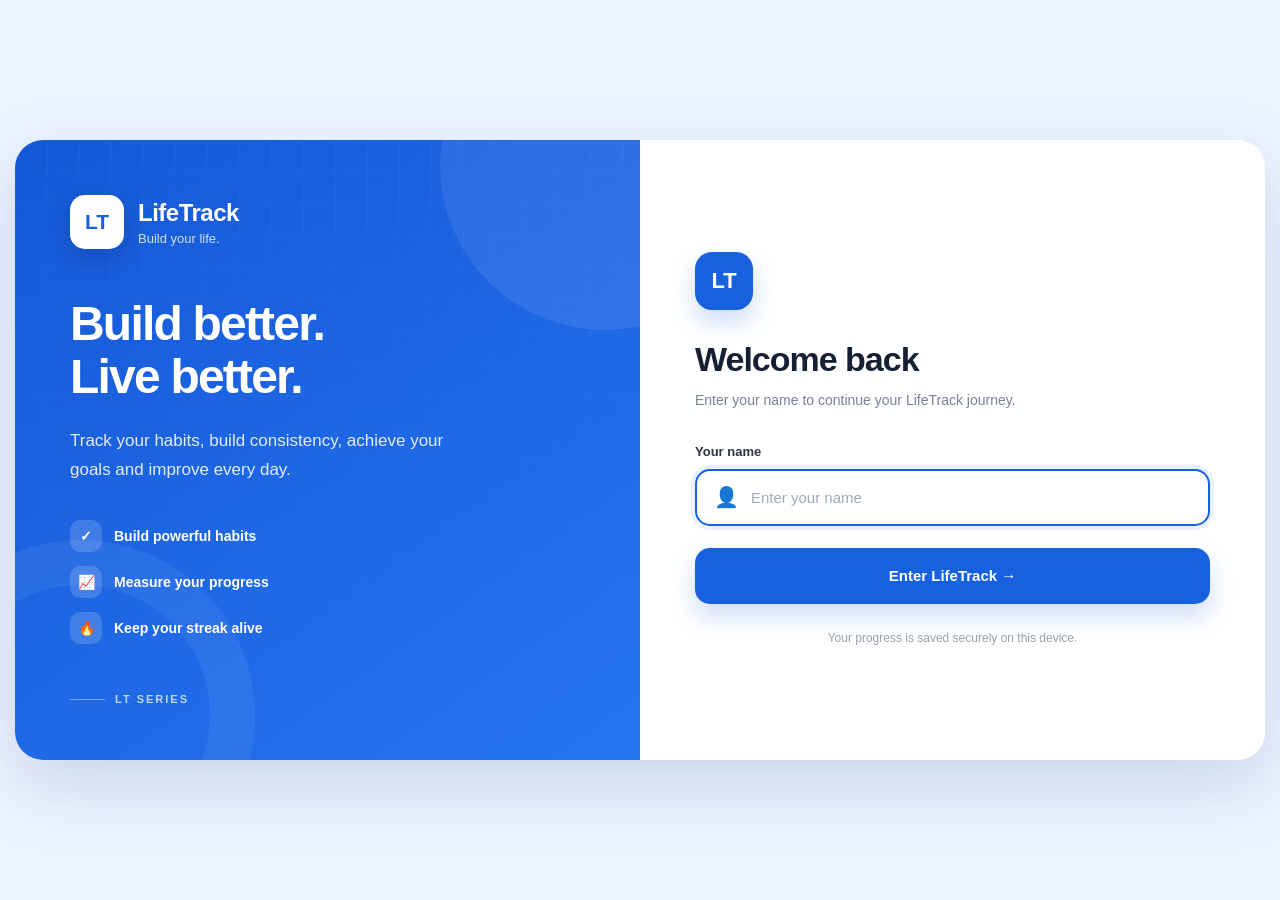
<file: index.html>
<!DOCTYPE html>
<html lang="en">

<head>

    <meta charset="UTF-8">

    <meta
        name="viewport"
        content="width=device-width, initial-scale=1.0"
    >

    <title>LifeTrack | Login</title>

    <style>

        @keyframes backgroundShift {
            0% { background-position: 0% 50%; }
            100% { background-position: 100% 50%; }
        }

        @keyframes drift {
            0% { transform: translate3d(0, 0, 0) rotate(0deg); }
            50% { transform: translate3d(12px, -10px, 0) rotate(2deg); }
            100% { transform: translate3d(0, 0, 0) rotate(0deg); }
        }

        @keyframes float {
            0%, 100% { transform: translateY(0px); }
            50% { transform: translateY(-8px); }
        }

        @keyframes pulseGlow {
            0%, 100% { box-shadow: 0 0 0 rgba(255,255,255,0.0); }
            50% { box-shadow: 0 0 22px rgba(255,255,255,0.16); }
        }

        * {
            margin: 0;
            padding: 0;
            box-sizing: border-box;
        }


        body {

            min-height: 100vh;

            font-family:
                Arial,
                Helvetica,
                sans-serif;

            background:
                #eef4ff;

            display: flex;

            align-items: center;

            justify-content: center;

            padding: 15px;

            color:
                #172033;

        }


        /* =========================
           MAIN LOGIN BOX
        ========================== */

        .login-container {

            width: 100%;

            max-width: auto;

            min-height: 620px;

            display: grid;

            grid-template-columns:
                1fr 1fr;

            overflow: hidden;

            background:
                white;

            border-radius:
                28px;

            box-shadow:
                0 25px 70px
                rgba(
                    30,
                    70,
                    140,
                    0.18
                );

        }


        /* =========================
           LEFT BLUE PRESENTATION
        ========================== */

        .presentation {

            position: relative;

            overflow: hidden;

            padding:
                55px;

            color:
                white;

            background:
                linear-gradient(
                    145deg,
                    #1558d6,
                    #2877f5,
                    #2f7dff
                );
            background-size: 220% 220%;
            animation: backgroundShift 14s ease-in-out infinite alternate;

            display: flex;

            flex-direction:
                column;

            justify-content:
                space-between;

        }

        .presentation .graphic-grid {
            position: absolute;
            inset: 0;
            pointer-events: none;
            background-image:
                linear-gradient(rgba(255,255,255,0.10) 1px, transparent 1px),
                linear-gradient(90deg, rgba(255,255,255,0.10) 1px, transparent 1px);
            background-size: 32px 32px;
            mask-image: linear-gradient(to bottom, rgba(0,0,0,0.9), transparent 90%);
            opacity: 0.35;
            animation: drift 8s ease-in-out infinite;
        }


        /* Background circles */

        .presentation::before {

            content: "";

            position: absolute;

            width: 330px;

            height: 330px;

            border-radius:
                50%;

            background:
                rgba(
                    255,
                    255,
                    255,
                    0.08
                );

            top:
                -140px;

            right:
                -130px;

            animation: float 7s ease-in-out infinite, pulseGlow 6s ease-in-out infinite;

        }


        .presentation::after {

            content: "";

            position: absolute;

            width: 260px;

            height: 260px;

            border-radius:
                50%;

            border:
                45px solid
                rgba(
                    255,
                    255,
                    255,
                    0.06
                );

            bottom:
                -130px;

            left:
                -110px;

            animation: drift 9s ease-in-out infinite reverse;

        }


        /* =========================
           LT LOGO
        ========================== */

        .brand {

            position: relative;

            z-index: 2;

            display: flex;

            align-items: center;

            gap: 14px;

        }


        .logo-box {

            width: 54px;

            height: 54px;

            border-radius:
                15px;

            background:
                white;

            color:
                #1761df;

            display: flex;

            align-items: center;

            justify-content: center;

            font-size:
                21px;

            font-weight:
                900;

            box-shadow:
                0 10px 25px
                rgba(
                    0,
                    0,
                    0,
                    0.15
                );

            animation: float 4s ease-in-out infinite;

        }


        .brand-text h2 {

            font-size:
                24px;

            letter-spacing:
                -0.5px;

        }


        .brand-text p {

            margin-top:
                4px;

            font-size:
                13px;

            opacity:
                0.8;

        }


        /* =========================
           PRESENTATION CONTENT
        ========================== */

        .presentation-content {

            position: relative;

            z-index: 2;

            max-width:
                390px;

        }


        .presentation-content h1 {

            font-size:
                48px;

            line-height:
                1.1;

            letter-spacing:
                -1.8px;

            margin-bottom:
                22px;

        }


        .presentation-content p {

            font-size:
                17px;

            line-height:
                1.75;

            opacity:
                0.88;

        }


        .feature-list {

            margin-top:
                35px;

            display: grid;

            gap: 14px;

        }


        .feature {

            display: flex;

            align-items: center;

            gap: 12px;

            font-size:
                14px;

            font-weight:
                600;

        }


        .feature-icon {

            width: 32px;

            height: 32px;

            border-radius:
                10px;

            background:
                rgba(
                    255,
                    255,
                    255,
                    0.16
                );

            display: flex;

            align-items: center;

            justify-content: center;

            animation: pulseGlow 3s ease-in-out infinite;

        }


        /* =========================
           LT SERIES
        ========================== */

        .lt-series {

            position: relative;

            z-index: 2;

            display: flex;

            align-items: center;

            gap: 10px;

            font-size:
                11px;

            font-weight:
                800;

            letter-spacing:
                2px;

            opacity:
                0.72;

        }


        .lt-line {

            width: 35px;

            height: 1px;

            background:
                rgba(
                    255,
                    255,
                    255,
                    0.55
                );

        }


        /* =========================
           RIGHT WHITE LOGIN
        ========================== */

        .login-panel {

            padding:
                55px;

            background:
                #ffffff;

            display: flex;

            flex-direction:
                column;

            justify-content:
                center;

        }


        /* Blue LT logo only */

        .login-logo {

            width: 58px;

            height: 58px;

            border-radius:
                17px;

            background:
                #1761df;

            color:
                white;

            display: flex;

            align-items: center;

            justify-content: center;

            font-size:
                22px;

            font-weight:
                900;

            margin-bottom:
                30px;

            box-shadow:
                0 12px 25px
                rgba(
                    23,
                    97,
                    223,
                    0.22
                );

            animation: float 4.5s ease-in-out infinite;

        }


        .login-panel h2 {

            font-size:
                34px;

            letter-spacing:
                -1px;

            margin-bottom:
                10px;

        }


        .login-panel > p {

            color:
                #788296;

            line-height:
                1.6;

            font-size:
                14px;

            margin-bottom:
                32px;

        }


        /* =========================
           USER INPUT
        ========================== */

        .input-label {

            display: block;

            font-size:
                13px;

            font-weight:
                750;

            margin-bottom:
                10px;

            color:
                #2a3447;

        }


        .input-box {

            width: 100%;

            height: 57px;

            display: flex;

            align-items: center;

            gap: 12px;

            padding:
                0 17px;

            border:
                2px solid
                #e2e7f0;

            border-radius:
                15px;

            background:
                #f8faff;

            transition:
                0.25s;

        }


        .input-box:focus-within {

            border-color:
                #1761df;

            background:
                white;

            box-shadow:
                0 0 0 4px
                rgba(
                    23,
                    97,
                    223,
                    0.09
                );

        }


        /* Emoji only here */

        .user-emoji {

            font-size:
                20px;

        }


        #username {

            width: 100%;

            border:
                none;

            outline:
                none;

            background:
                transparent;

            color:
                #1b2435;

            font-size:
                15px;

        }


        #username::placeholder {

            color:
                #a2aab8;

        }


        /* =========================
           LOGIN BUTTON
        ========================== */

        #loginButton {

            width: 100%;

            height: 56px;

            border:
                none;

            border-radius:
                15px;

            margin-top:
                22px;

            background:
                #1761df;

            color:
                white;

            font-size:
                15px;

            font-weight:
                800;

            cursor:
                pointer;

            transition:
                0.25s;

            box-shadow:
                0 12px 24px
                rgba(
                    23,
                    97,
                    223,
                    0.22
                );

        }


        #loginButton:hover {

            transform:
                translateY(-2px);

            background:
                #0f51c8;

        }


        #loginButton:active {

            transform:
                scale(0.98);

        }


        .login-note {

            margin-top:
                25px;

            text-align:
                center;

            color:
                #98a1b0;

            font-size:
                12px;

            line-height:
                1.6;

        }


        /* =========================
           MOBILE
        ========================== */

        @media (
            max-width: 800px
        ) {

            body {

                padding:
                    15px;

                align-items:
                    flex-start;

            }


            .login-container {

                grid-template-columns:
                    1fr;

                min-height:
                    auto;

            }


            .presentation {

                min-height:
                    430px;

                padding:
                    35px;

            }


            .presentation-content h1 {

                font-size:
                    38px;

            }


            .login-panel {

                padding:
                    40px 28px;

            }

        }


        @media (
            max-width: 450px
        ) {

            .presentation {

                min-height:
                    390px;

                padding:
                    27px;

            }


            .presentation-content h1 {

                font-size:
                    32px;

            }


            .feature-list {

                gap:
                    10px;

            }


            .login-panel {

                padding:
                    35px 22px;

            }


            .login-panel h2 {

                font-size:
                    29px;

            }

        }

    </style>

</head>


<body>


<div class="login-container">


    <!-- =========================
         LEFT BLUE SIDE
    ========================== -->

    <section class="presentation">

        <div class="graphic-grid"></div>

        <div class="brand">


            <div class="logo-box">

                LT

            </div>


            <div class="brand-text">

                <h2>
                    LifeTrack
                </h2>

                <p>
                    Build your life.
                </p>

            </div>


        </div>



        <div class="presentation-content">


            <h1>

                Build better.<br>

                Live better.

            </h1>


            <p>

                Track your habits, build consistency,
                achieve your goals and improve every day.

            </p>


            <div class="feature-list">


                <div class="feature">

                    <div class="feature-icon">

                        ✓

                    </div>

                    Build powerful habits

                </div>


                <div class="feature">

                    <div class="feature-icon">

                        📈

                    </div>

                    Measure your progress

                </div>


                <div class="feature">

                    <div class="feature-icon">

                        🔥

                    </div>

                    Keep your streak alive

                </div>


            </div>


        </div>



        <div class="lt-series">


            <span class="lt-line"></span>

            LT SERIES

        </div>


    </section>



    <!-- =========================
         RIGHT WHITE LOGIN
    ========================== -->

    <section class="login-panel">


        <!-- Blue LT logo -->

        <div class="login-logo">

            LT

        </div>


        <h2>

            Welcome back

        </h2>


        <p>

            Enter your name to continue
            your LifeTrack journey.

        </p>



        <label
            class="input-label"
            for="username"
        >

            Your name

        </label>



        <div class="input-box">


            <!-- Emoji only in name section -->

            <span class="user-emoji">

                👤

            </span>


            <input

                id="username"

                type="text"

                placeholder="Enter your name"

                autocomplete="name"

                maxlength="25"

            >


        </div>



        <button id="loginButton">

            Enter LifeTrack →

        </button>



        <div class="login-note">

            Your progress is saved
            securely on this device.

        </div>


    </section>


</div>



<script>

"use strict";


const usernameInput =

    document.getElementById(
        "username"
    );


const loginButton =

    document.getElementById(
        "loginButton"
    );


function login() {


    const username =

        usernameInput.value
        .trim();


    if (
        username.length === 0
    ) {

        usernameInput.focus();

        usernameInput.placeholder =

            "Please enter your name";

        return;

    }


    localStorage.setItem(

        "lifetrack_username",

        username

    );


    window.location.href =

        "dashboard.html";

}


loginButton.addEventListener(

    "click",

    login

);


usernameInput.addEventListener(

    "keydown",

    function(event) {

        if (
            event.key === "Enter"
        ) {

            login();

        }

    }

);


window.addEventListener(

    "load",

    function() {

        usernameInput.focus();

    }

);

</script>


</body>

</html>
</file>
